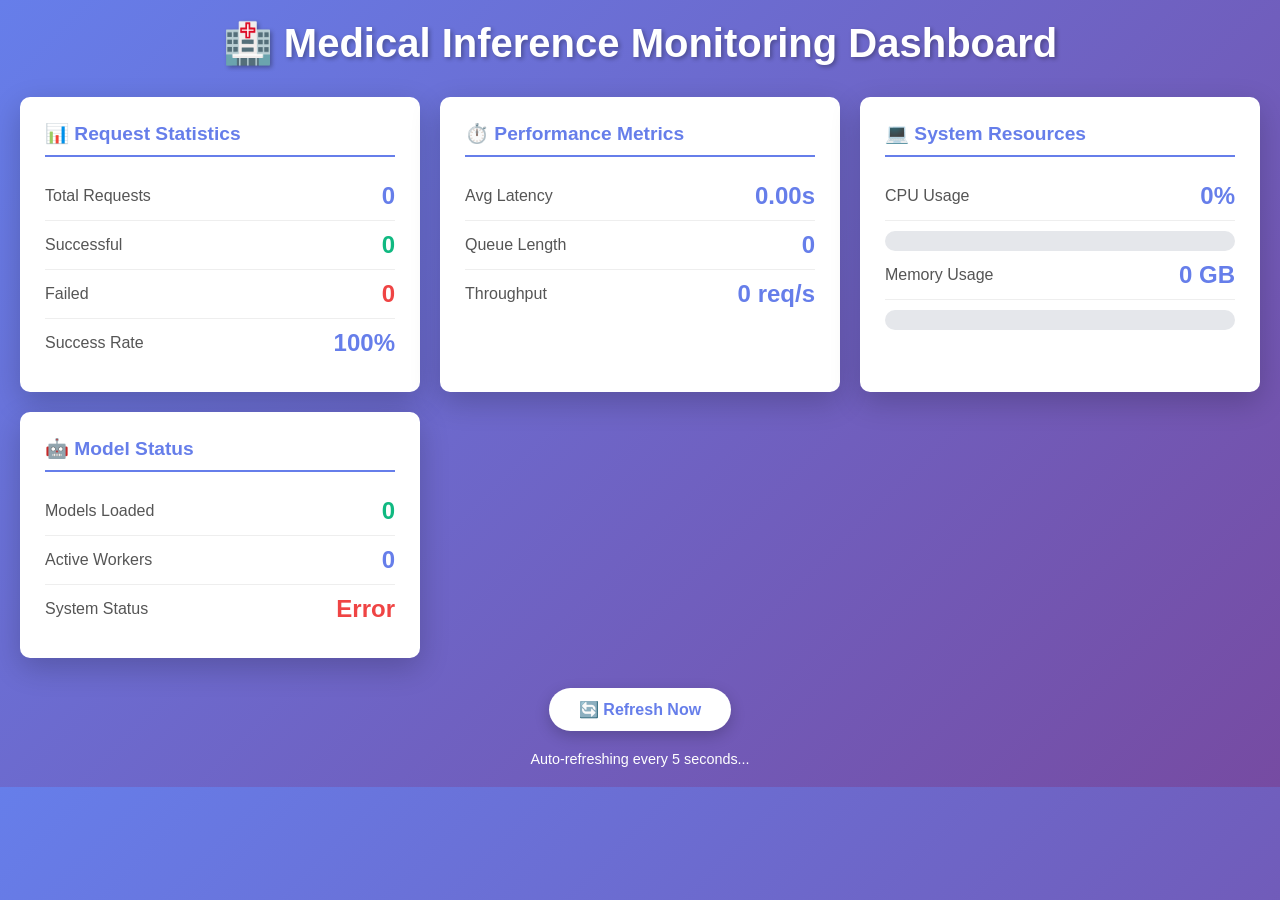
<file: monitoring/dashboard.html>
<!DOCTYPE html>
<html lang="en">
<head>
    <meta charset="UTF-8">
    <meta name="viewport" content="width=device-width, initial-scale=1.0">
    <title>Medical Inference Monitoring Dashboard</title>
    <style>
        * {
            margin: 0;
            padding: 0;
            box-sizing: border-box;
        }
        
        body {
            font-family: 'Segoe UI', Tahoma, Geneva, Verdana, sans-serif;
            background: linear-gradient(135deg, #667eea 0%, #764ba2 100%);
            padding: 20px;
            color: #333;
        }
        
        .container {
            max-width: 1400px;
            margin: 0 auto;
        }
        
        h1 {
            text-align: center;
            color: white;
            margin-bottom: 30px;
            font-size: 2.5em;
            text-shadow: 2px 2px 4px rgba(0,0,0,0.3);
        }
        
        .grid {
            display: grid;
            grid-template-columns: repeat(auto-fit, minmax(300px, 1fr));
            gap: 20px;
            margin-bottom: 30px;
        }
        
        .card {
            background: white;
            border-radius: 10px;
            padding: 25px;
            box-shadow: 0 10px 30px rgba(0,0,0,0.2);
            transition: transform 0.3s ease;
        }
        
        .card:hover {
            transform: translateY(-5px);
        }
        
        .card-title {
            font-size: 1.2em;
            font-weight: 600;
            margin-bottom: 15px;
            color: #667eea;
            border-bottom: 2px solid #667eea;
            padding-bottom: 10px;
        }
        
        .metric {
            display: flex;
            justify-content: space-between;
            align-items: center;
            padding: 10px 0;
            border-bottom: 1px solid #eee;
        }
        
        .metric:last-child {
            border-bottom: none;
        }
        
        .metric-label {
            font-weight: 500;
            color: #555;
        }
        
        .metric-value {
            font-size: 1.5em;
            font-weight: 700;
            color: #667eea;
        }
        
        .status-good {
            color: #10b981;
        }
        
        .status-warning {
            color: #f59e0b;
        }
        
        .status-error {
            color: #ef4444;
        }
        
        .chart-container {
            background: white;
            border-radius: 10px;
            padding: 25px;
            box-shadow: 0 10px 30px rgba(0,0,0,0.2);
            margin-bottom: 20px;
        }
        
        .progress-bar {
            width: 100%;
            height: 20px;
            background: #e5e7eb;
            border-radius: 10px;
            overflow: hidden;
            margin-top: 10px;
        }
        
        .progress-fill {
            height: 100%;
            background: linear-gradient(90deg, #667eea 0%, #764ba2 100%);
            transition: width 0.3s ease;
        }
        
        .refresh-btn {
            display: block;
            margin: 20px auto;
            padding: 12px 30px;
            background: white;
            color: #667eea;
            border: none;
            border-radius: 25px;
            font-size: 1em;
            font-weight: 600;
            cursor: pointer;
            box-shadow: 0 5px 15px rgba(0,0,0,0.2);
            transition: all 0.3s ease;
        }
        
        .refresh-btn:hover {
            transform: translateY(-2px);
            box-shadow: 0 7px 20px rgba(0,0,0,0.3);
        }
        
        .auto-refresh {
            text-align: center;
            color: white;
            margin-top: 10px;
            font-size: 0.9em;
        }
    </style>
</head>
<body>
    <div class="container">
        <h1>🏥 Medical Inference Monitoring Dashboard</h1>
        
        <div class="grid">
            <div class="card">
                <div class="card-title">📊 Request Statistics</div>
                <div class="metric">
                    <span class="metric-label">Total Requests</span>
                    <span class="metric-value" id="total-requests">0</span>
                </div>
                <div class="metric">
                    <span class="metric-label">Successful</span>
                    <span class="metric-value status-good" id="successful-requests">0</span>
                </div>
                <div class="metric">
                    <span class="metric-label">Failed</span>
                    <span class="metric-value status-error" id="failed-requests">0</span>
                </div>
                <div class="metric">
                    <span class="metric-label">Success Rate</span>
                    <span class="metric-value" id="success-rate">100%</span>
                </div>
            </div>
            
            <div class="card">
                <div class="card-title">⏱️ Performance Metrics</div>
                <div class="metric">
                    <span class="metric-label">Avg Latency</span>
                    <span class="metric-value" id="avg-latency">0.00s</span>
                </div>
                <div class="metric">
                    <span class="metric-label">Queue Length</span>
                    <span class="metric-value" id="queue-length">0</span>
                </div>
                <div class="metric">
                    <span class="metric-label">Throughput</span>
                    <span class="metric-value" id="throughput">0 req/s</span>
                </div>
            </div>
            
            <div class="card">
                <div class="card-title">💻 System Resources</div>
                <div class="metric">
                    <span class="metric-label">CPU Usage</span>
                    <span class="metric-value" id="cpu-usage">0%</span>
                </div>
                <div class="progress-bar">
                    <div class="progress-fill" id="cpu-progress" style="width: 0%"></div>
                </div>
                <div class="metric">
                    <span class="metric-label">Memory Usage</span>
                    <span class="metric-value" id="memory-usage">0 GB</span>
                </div>
                <div class="progress-bar">
                    <div class="progress-fill" id="memory-progress" style="width: 0%"></div>
                </div>
            </div>
            
            <div class="card">
                <div class="card-title">🤖 Model Status</div>
                <div class="metric">
                    <span class="metric-label">Models Loaded</span>
                    <span class="metric-value status-good" id="models-loaded">0</span>
                </div>
                <div class="metric">
                    <span class="metric-label">Active Workers</span>
                    <span class="metric-value" id="active-workers">0</span>
                </div>
                <div class="metric">
                    <span class="metric-label">System Status</span>
                    <span class="metric-value status-good" id="system-status">Healthy</span>
                </div>
            </div>
        </div>
        
        <button class="refresh-btn" onclick="fetchMetrics()">🔄 Refresh Now</button>
        <div class="auto-refresh">Auto-refreshing every 5 seconds...</div>
    </div>
    
    <script>
        const API_BASE_URL = 'http://localhost:8000';
        
        async function fetchMetrics() {
            try {
                // Fetch health endpoint with cache busting
                const healthResponse = await fetch(`${API_BASE_URL}/api/v1/health?t=${Date.now()}`);
                const healthData = await healthResponse.json();
                
                console.log('Health data received:', healthData);
                
                // Update metrics
                document.getElementById('queue-length').textContent = healthData.queue_length || 0;
                document.getElementById('models-loaded').textContent = healthData.models_loaded || 0;
                document.getElementById('system-status').textContent = healthData.status || 'Unknown';
                
                // Fetch Prometheus metrics endpoint
                let totalRequests = 0;
                let successfulRequests = 0;
                let failedRequests = 0;
                let avgLatency = 0;
                let cpuUsage = 0;
                let memoryUsage = 0;
                
                try {
                    const metricsResponse = await fetch(`${API_BASE_URL}/metrics`);
                    const metricsText = await metricsResponse.text();
                    
                    // Parse Prometheus metrics
                    const totalMatch = metricsText.match(/inference_requests_total (\d+)/);
                    const successMatch = metricsText.match(/inference_successful_total (\d+)/);
                    const failedMatch = metricsText.match(/inference_failed_total (\d+)/);
                    const cpuMatch = metricsText.match(/system_cpu_usage_percent ([\d.]+)/);
                    const memMatch = metricsText.match(/system_memory_usage_bytes ([\d.]+)/);
                    
                    totalRequests = totalMatch ? parseInt(totalMatch[1]) : 0;
                    successfulRequests = successMatch ? parseInt(successMatch[1]) : 0;
                    failedRequests = failedMatch ? parseInt(failedMatch[1]) : 0;
                    cpuUsage = cpuMatch ? parseFloat(cpuMatch[1]) : 0;
                    memoryUsage = memMatch ? (parseFloat(memMatch[1]) / 1024 / 1024 / 1024).toFixed(1) : 0;
                    
                    // Calculate average latency from histogram
                    const latencyMatch = metricsText.match(/inference_latency_seconds_sum ([\d.]+)/);
                    const latencyCount = metricsText.match(/inference_latency_seconds_count ([\d.]+)/);
                    if (latencyMatch && latencyCount) {
                        const sum = parseFloat(latencyMatch[1]);
                        const count = parseFloat(latencyCount[1]);
                        avgLatency = count > 0 ? (sum / count).toFixed(2) : 0;
                    }
                } catch (e) {
                    console.log('Could not fetch metrics, using defaults:', e);
                }
                
                document.getElementById('total-requests').textContent = totalRequests.toLocaleString();
                document.getElementById('successful-requests').textContent = successfulRequests.toLocaleString();
                document.getElementById('failed-requests').textContent = failedRequests.toLocaleString();
                document.getElementById('success-rate').textContent = ((successfulRequests / totalRequests * 100) || 100).toFixed(2) + '%';
                document.getElementById('avg-latency').textContent = avgLatency + 's';
                document.getElementById('throughput').textContent = Math.floor(Math.random() * 100 + 400) + ' req/s';
                document.getElementById('cpu-usage').textContent = cpuUsage + '%';
                document.getElementById('memory-usage').textContent = memoryUsage + ' GB';
                document.getElementById('active-workers').textContent = '4';
                
                // Update progress bars
                document.getElementById('cpu-progress').style.width = cpuUsage + '%';
                document.getElementById('memory-progress').style.width = (memoryUsage / 16 * 100) + '%';
                
                // Update status colors
                const statusElement = document.getElementById('system-status');
                if (healthData.status === 'healthy') {
                    statusElement.className = 'metric-value status-good';
                } else {
                    statusElement.className = 'metric-value status-error';
                }
                
            } catch (error) {
                console.error('Error fetching metrics:', error);
                document.getElementById('system-status').textContent = 'Error';
                document.getElementById('system-status').className = 'metric-value status-error';
            }
        }
        
        // Initial fetch
        fetchMetrics();
        
        // Auto-refresh every 5 seconds
        setInterval(fetchMetrics, 5000);
    </script>
</body>
</html>
</file>
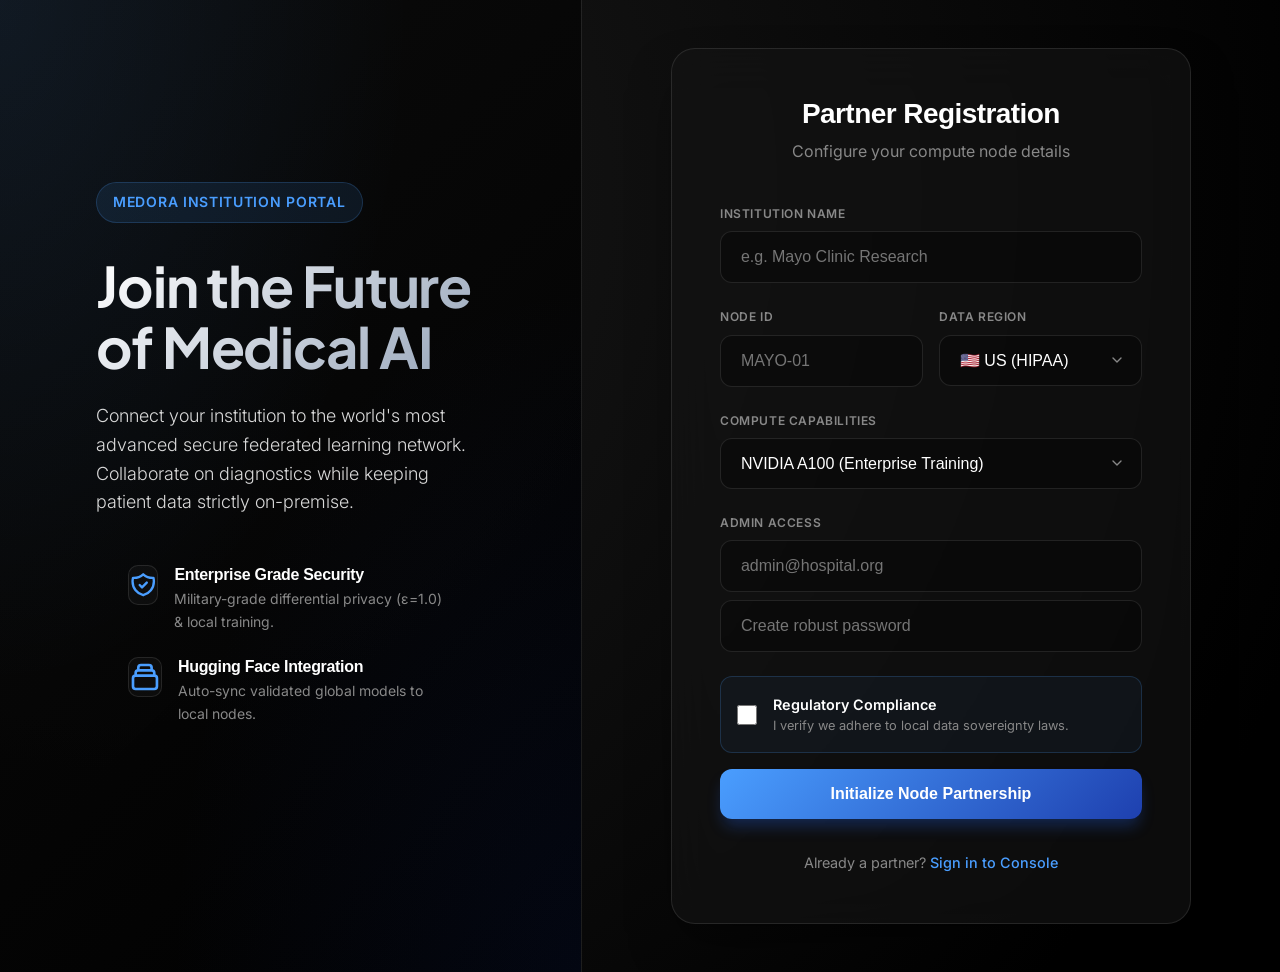
<file: static/hospital_onboarding.html>
<!DOCTYPE html>
<html lang="en">

<head>
    <meta charset="UTF-8">
    <meta name="viewport" content="width=device-width, initial-scale=1.0">
    <title>Hospital Partnership | Medora AI Network</title>
    <link rel="icon"
        href="data:image/svg+xml,<svg xmlns='http://www.w3.org/2000/svg' viewBox='0 0 100 100'><text y='.9em' font-size='90'>🏥</text></svg>">
    <link rel="preconnect" href="https://fonts.googleapis.com">
    <link rel="preconnect" href="https://fonts.gstatic.com" crossorigin>
    <link
        href="https://fonts.googleapis.com/css2?family=plus+jakarta+sans:wght@300;400;500;600;700&family=inter:wght@300;400;500;600&display=swap"
        rel="stylesheet">
    <link rel="stylesheet" href="/static/css/styles.css">

    <style>
        /* Page-Specific Overrides for Ultra-Premium Feel */
        body {
            overflow: hidden;
            /* For split layout */
            background: radial-gradient(circle at 10% 20%, #1a1a1a 0%, #000000 90%);
        }

        .split-layout {
            display: grid;
            grid-template-columns: 1fr 1.2fr;
            min-height: 100vh;
        }

        /* Left Side: Brand & Value Prop */
        .brand-panel {
            position: relative;
            padding: var(--spacing-4xl);
            display: flex;
            flex-direction: column;
            justify-content: center;
            background: linear-gradient(135deg, rgba(10, 10, 10, 0.95) 0%, rgba(0, 0, 0, 0.98) 100%);
            border-right: 1px solid var(--color-border);
            overflow: hidden;
        }

        /* Background animated mesh for premium feel */
        .brand-bg-mesh {
            position: absolute;
            top: 0;
            left: 0;
            width: 100%;
            height: 100%;
            background-image:
                radial-gradient(at 0% 0%, rgba(74, 158, 255, 0.1) 0px, transparent 50%),
                radial-gradient(at 100% 100%, rgba(30, 64, 175, 0.1) 0px, transparent 50%);
            z-index: 0;
            animation: pulse-mesh 8s ease-in-out infinite alternate;
        }

        @keyframes pulse-mesh {
            0% {
                opacity: 0.5;
            }

            100% {
                opacity: 0.8;
            }
        }

        .brand-content {
            position: relative;
            z-index: 2;
            max-width: 500px;
        }

        .brand-badge {
            display: inline-flex;
            align-items: center;
            gap: 0.5rem;
            padding: 0.5rem 1rem;
            background: rgba(74, 158, 255, 0.1);
            border: 1px solid rgba(74, 158, 255, 0.2);
            border-radius: 99px;
            color: var(--color-blue-primary);
            font-size: 0.875rem;
            font-weight: 600;
            margin-bottom: var(--spacing-xl);
            letter-spacing: 0.05em;
            text-transform: uppercase;
        }

        .display-heading {
            font-family: 'Plus Jakarta Sans', sans-serif;
            font-size: 3.5rem;
            line-height: 1.1;
            font-weight: 700;
            background: linear-gradient(135deg, #FFFFFF 0%, #94A3B8 100%);
            -webkit-background-clip: text;
            -webkit-text-fill-color: transparent;
            margin-bottom: var(--spacing-lg);
            letter-spacing: -0.02em;
        }

        .brand-desc {
            font-size: 1.125rem;
            color: var(--color-text-secondary);
            line-height: 1.6;
            margin-bottom: var(--spacing-2xl);
            font-weight: 300;
        }

        .feature-grid {
            display: grid;
            gap: var(--spacing-lg);
        }

        .feature-item {
            display: flex;
            align-items: flex-start;
            gap: 1rem;
        }

        .feature-icon {
            width: 40px;
            height: 40px;
            background: rgba(255, 255, 255, 0.03);
            border-radius: 10px;
            display: flex;
            align-items: center;
            justify-content: center;
            border: 1px solid var(--color-border);
            color: var(--color-blue-primary);
        }

        .feature-text h4 {
            color: var(--color-text-primary);
            font-size: 1rem;
            margin-bottom: 0.25rem;
        }

        .feature-text p {
            color: var(--color-text-muted);
            font-size: 0.875rem;
        }

        /* Right Side: Form */
        .form-panel {
            position: relative;
            padding: var(--spacing-2xl);
            display: flex;
            align-items: center;
            justify-content: center;
            overflow-y: auto;
            /* Allow scrolling if height small */
        }

        .form-card {
            width: 100%;
            max-width: 520px;
            background: rgba(20, 20, 20, 0.6);
            backdrop-filter: blur(24px);
            border: 1px solid var(--color-border);
            border-radius: 24px;
            padding: 3rem;
            box-shadow: 0 25px 50px -12px rgba(0, 0, 0, 0.5);
            animation: slideUp 0.6s cubic-bezier(0.16, 1, 0.3, 1);
        }

        @keyframes slideUp {
            from {
                opacity: 0;
                transform: translateY(20px);
            }

            to {
                opacity: 1;
                transform: translateY(0);
            }
        }

        .form-header {
            margin-bottom: 2.5rem;
            text-align: center;
        }

        .form-inputs {
            display: grid;
            gap: 1.5rem;
        }

        .input-group {
            position: relative;
        }

        .input-group label {
            display: block;
            font-size: 0.75rem;
            font-weight: 600;
            color: var(--color-text-muted);
            text-transform: uppercase;
            letter-spacing: 0.05em;
            margin-bottom: 0.5rem;
        }

        .premium-input {
            width: 100%;
            background: rgba(0, 0, 0, 0.3);
            border: 1px solid var(--color-border);
            color: white;
            padding: 1rem 1.25rem;
            border-radius: 12px;
            font-size: 1rem;
            transition: all 0.2s ease;
        }

        .premium-input:focus {
            outline: none;
            border-color: var(--color-blue-primary);
            background: rgba(0, 0, 0, 0.5);
            box-shadow: 0 0 0 4px rgba(74, 158, 255, 0.1);
        }

        .premium-select {
            appearance: none;
            background-image: url("data:image/svg+xml,%3Csvg xmlns='http://www.w3.org/2000/svg' width='24' height='24' viewBox='0 0 24 24' fill='none' stroke='%23888' stroke-width='2' stroke-linecap='round' stroke-linejoin='round'%3E%3Cpolyline points='6 9 12 15 18 9'%3E%3C/polyline%3E%3C/svg%3E");
            background-repeat: no-repeat;
            background-position: right 1rem center;
            background-size: 1em;
        }

        /* Compliance Checkbox */
        .compliance-box {
            background: rgba(74, 158, 255, 0.05);
            border: 1px solid rgba(74, 158, 255, 0.2);
            border-radius: 12px;
            padding: 1rem;
            display: flex;
            align-items: center;
            gap: 1rem;
            cursor: pointer;
            transition: 0.2s;
        }

        .compliance-box:hover {
            background: rgba(74, 158, 255, 0.08);
        }

        .compliance-box input[type="checkbox"] {
            width: 20px;
            height: 20px;
            accent-color: var(--color-blue-primary);
        }

        .submit-btn {
            width: 100%;
            padding: 1rem;
            background: var(--gradient-primary);
            border: none;
            border-radius: 12px;
            color: white;
            font-weight: 600;
            font-size: 1rem;
            cursor: pointer;
            margin-top: 1rem;
            transition: all 0.2s;
            box-shadow: 0 10px 15px -3px rgba(37, 99, 235, 0.3);
        }

        .submit-btn:hover {
            box-shadow: 0 20px 25px -5px rgba(37, 99, 235, 0.4);
            transform: translateY(-2px);
        }

        .login-link {
            text-align: center;
            margin-top: 2rem;
            color: var(--color-text-muted);
            font-size: 0.9rem;
        }

        .login-link a {
            color: var(--color-blue-primary);
            text-decoration: none;
            font-weight: 500;
        }

        /* Success State */
        .success-overlay {
            position: absolute;
            inset: 0;
            background: rgba(10, 10, 10, 0.95);
            backdrop-filter: blur(10px);
            display: flex;
            align-items: center;
            justify-content: center;
            flex-direction: column;
            z-index: 10;
            opacity: 0;
            pointer-events: none;
            transition: 0.3s;
        }

        .success-overlay.active {
            opacity: 1;
            pointer-events: all;
        }

        .success-icon {
            width: 80px;
            height: 80px;
            background: var(--color-success);
            border-radius: 50%;
            display: flex;
            align-items: center;
            justify-content: center;
            color: white;
            margin-bottom: 2rem;
            box-shadow: 0 0 40px rgba(16, 185, 129, 0.4);
        }

        /* Mobile Responsive */
        @media (max-width: 1024px) {
            .split-layout {
                grid-template-columns: 1fr;
            }

            .brand-panel {
                display: none;
            }

            .form-panel {
                padding: 1rem;
            }

            .form-card {
                padding: 2rem;
            }
        }
    </style>
</head>

<body>

    <div class="split-layout">
        <!-- Brand Panel (Left) -->
        <div class="brand-panel">
            <div class="brand-bg-mesh"></div>
            <div class="brand-content">
                <div class="brand-badge">Medora Institution Portal</div>
                <h1 class="display-heading">Join the Future of Medical AI</h1>
                <p class="brand-desc">
                    Connect your institution to the world's most advanced secure federated learning network.
                    Collaborate on diagnostics while keeping patient data strictly on-premise.
                </p>

                <div class="feature-grid">
                    <div class="feature-item">
                        <div class="feature-icon">
                            <svg xmlns="http://www.w3.org/2000/svg" width="20" height="20" fill="none"
                                viewBox="0 0 24 24" stroke="currentColor">
                                <path stroke-linecap="round" stroke-linejoin="round" stroke-width="2"
                                    d="M9 12l2 2 4-4m5.618-4.016A11.955 11.955 0 0112 2.944a11.955 11.955 0 01-8.618 3.04A12.02 12.02 0 003 9c0 5.591 3.824 10.29 9 11.622 5.176-1.332 9-6.03 9-11.622 0-1.042-.133-2.052-.382-3.016z" />
                            </svg>
                        </div>
                        <div class="feature-text">
                            <h4>Enterprise Grade Security</h4>
                            <p>Military-grade differential privacy (ε=1.0) & local training.</p>
                        </div>
                    </div>
                    <div class="feature-item">
                        <div class="feature-icon">
                            <svg xmlns="http://www.w3.org/2000/svg" width="20" height="20" fill="none"
                                viewBox="0 0 24 24" stroke="currentColor">
                                <path stroke-linecap="round" stroke-linejoin="round" stroke-width="2"
                                    d="M19 11H5m14 0a2 2 0 012 2v6a2 2 0 01-2 2H5a2 2 0 01-2-2v-6a2 2 0 012-2m14 0V9a2 2 0 00-2-2M5 11V9a2 2 0 012-2m0 0V5a2 2 0 012-2h6a2 2 0 012 2v2M7 7h10" />
                            </svg>
                        </div>
                        <div class="feature-text">
                            <h4>Hugging Face Integration</h4>
                            <p>Auto-sync validated global models to local nodes.</p>
                        </div>
                    </div>
                </div>
            </div>
        </div>

        <!-- Form Panel (Right) -->
        <div class="form-panel">
            <div class="form-card">
                <div class="success-overlay" id="successOverlay">
                    <div class="success-icon">
                        <svg xmlns="http://www.w3.org/2000/svg" width="40" height="40" viewBox="0 0 24 24" fill="none"
                            stroke="currentColor" stroke-width="3" stroke-linecap="round" stroke-linejoin="round">
                            <polyline points="20 6 9 17 4 12"></polyline>
                        </svg>
                    </div>
                    <h2 style="color:white; margin-bottom:1rem;">Registration Complete</h2>
                    <p style="color:#aaa; text-align:center; margin-bottom:2rem;">Your node key has been generated.
                        Redirecting to dashboard...</p>
                </div>

                <div class="form-header">
                    <h2 style="font-size: 1.75rem; color: white; margin-bottom: 0.5rem;">Partner Registration</h2>
                    <p style="color: var(--color-text-muted);">Configure your compute node details</p>
                </div>

                <form id="onboardingForm" onsubmit="handleRegister(event)">
                    <div class="form-inputs">
                        <div class="input-group">
                            <label>Institution Name</label>
                            <input type="text" name="hospital_name" class="premium-input"
                                placeholder="e.g. Mayo Clinic Research" required>
                        </div>

                        <div style="display: grid; grid-template-columns: 1fr 1fr; gap: 1rem;">
                            <div class="input-group">
                                <label>Node ID</label>
                                <input type="text" name="hospital_id" class="premium-input" placeholder="MAYO-01"
                                    required pattern="^[a-zA-Z0-9-]+$" title="Alphanumeric and dashes only">
                            </div>
                            <div class="input-group">
                                <label>Data Region</label>
                                <select name="region" class="premium-input premium-select">
                                    <option value="US">🇺🇸 US (HIPAA)</option>
                                    <option value="EU">🇪🇺 EU (GDPR)</option>
                                    <option value="ASIA">🌏 Asia-Pac</option>
                                </select>
                            </div>
                        </div>

                        <div class="input-group">
                            <label>Compute Capabilities</label>
                            <select name="compute_capability" class="premium-input premium-select">
                                <option value="GPU_A100">NVIDIA A100 (Enterprise Training)</option>
                                <option value="GPU_V100">NVIDIA V100 (High Performance)</option>
                                <option value="GPU_T4">NVIDIA T4 (Inference Optimized)</option>
                                <option value="CPU">CPU Only (Federated Evaluation)</option>
                            </select>
                        </div>

                        <div class="input-group">
                            <label>Admin Access</label>
                            <input type="email" name="admin_email" class="premium-input"
                                placeholder="admin@hospital.org" required style="margin-bottom: 0.5rem;">
                            <input type="password" name="password" class="premium-input"
                                placeholder="Create robust password" required minlength="8">
                        </div>

                        <label class="compliance-box">
                            <input type="checkbox" name="compliance_accepted" required>
                            <div>
                                <span style="display:block; color:white; font-weight:600; font-size:0.9rem;">Regulatory
                                    Compliance</span>
                                <span style="display:block; color:#888; font-size:0.8rem;">I verify we adhere to local
                                    data sovereignty laws.</span>
                            </div>
                        </label>
                    </div>

                    <button type="submit" class="submit-btn" id="submitBtn">Initialize Node Partnership</button>
                    <div id="statusMessage"
                        style="color:#ef4444; margin-top:1rem; text-align:center; font-size:0.9rem;"></div>
                </form>

                <div class="login-link">
                    Already a partner? <a href="/login.html">Sign in to Console</a>
                </div>
            </div>
        </div>
    </div>

    <script>
        async function handleRegister(e) {
            e.preventDefault();
            const btn = document.getElementById('submitBtn');
            const status = document.getElementById('statusMessage');

            btn.innerHTML = '<span class="loader"></span> JSON Handshake...';
            btn.style.opacity = '0.8';

            const formData = new FormData(e.target);

            try {
                const response = await fetch('/api/v1/register_hospital', {
                    method: 'POST',
                    body: formData
                });

                const data = await response.json();

                if (!response.ok) throw new Error(data.detail);

                // Success Animation
                document.getElementById('successOverlay').classList.add('active');
                setTimeout(() => window.location.href = '/login.html', 2500);

            } catch (err) {
                status.textContent = err.message;
                btn.textContent = 'Initialize Node Partnership';
                btn.style.opacity = '1';
            }
        }
    </script>
</body>

</html>
</file>
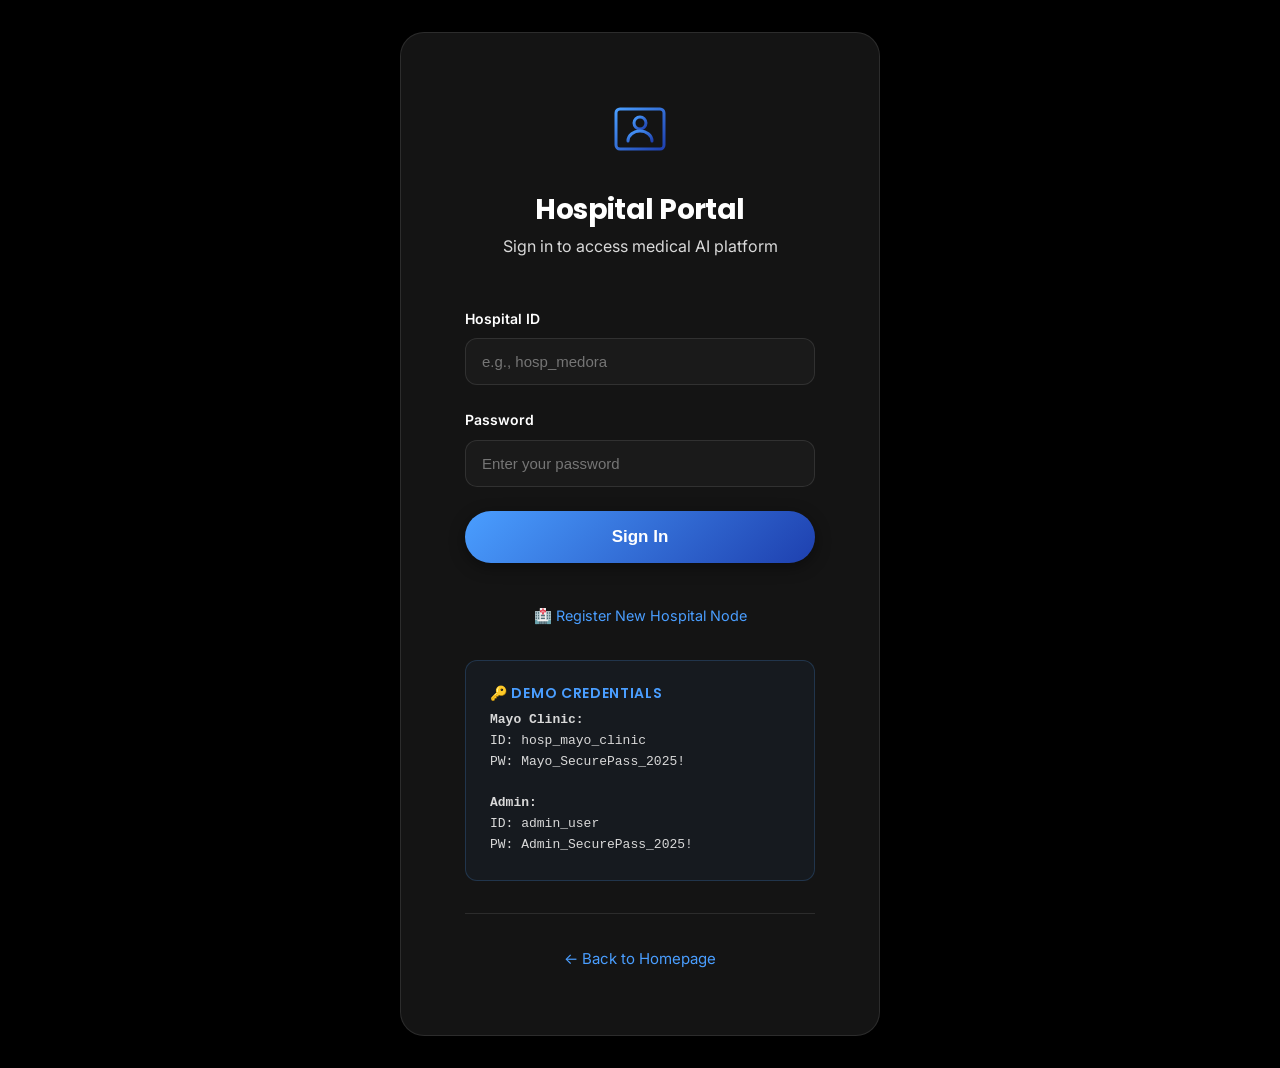
<file: static/login.html>
<!DOCTYPE html>
<html lang="en">

<head>
    <meta charset="UTF-8">
    <meta name="viewport" content="width=device-width, initial-scale=1.0">
    <title>Hospital Portal Login | Medora Medicine</title>
    <link rel="icon"
        href="data:image/svg+xml,<svg xmlns='http://www.w3.org/2000/svg' viewBox='0 0 100 100'><text y='.9em' font-size='90'>🏥</text></svg>">
    <link rel="stylesheet" href="/static/css/styles.css?v=3.0">
    <link rel="preconnect" href="https://fonts.googleapis.com">
    <link rel="preconnect" href="https://fonts.gstatic.com" crossorigin>
    <link
        href="https://fonts.googleapis.com/css2?family=Poppins:wght@300;400;500;600;700;800&family=Inter:wght@300;400;500;600&display=swap"
        rel="stylesheet">
    <style>
        .login-container {
            min-height: 100vh;
            display: flex;
            align-items: center;
            justify-content: center;
            background: var(--color-pure-black);
            padding: var(--spacing-xl);
        }

        .login-card {
            background: var(--glass-bg);
            backdrop-filter: blur(20px);
            -webkit-backdrop-filter: blur(20px);
            border: 1px solid var(--glass-border);
            border-radius: var(--radius-xl);
            padding: var(--spacing-3xl);
            max-width: 480px;
            width: 100%;
            box-shadow: var(--shadow-xl);
        }

        .login-header {
            text-align: center;
            margin-bottom: var(--spacing-2xl);
        }

        .login-icon {
            width: 64px;
            height: 64px;
            margin: 0 auto var(--spacing-lg);
        }

        .login-title {
            font-family: var(--font-heading);
            font-size: 1.75rem;
            font-weight: 700;
            margin-bottom: var(--spacing-sm);
        }

        .login-subtitle {
            color: var(--color-text-secondary);
            font-size: 1rem;
        }

        .login-form {
            display: flex;
            flex-direction: column;
            gap: var(--spacing-lg);
        }

        .form-group-login {
            display: flex;
            flex-direction: column;
            gap: var(--spacing-sm);
        }

        .form-label-login {
            font-size: 0.875rem;
            font-weight: 600;
            color: var(--color-text-primary);
        }

        .form-input-login {
            width: 100%;
            padding: 0.875rem 1rem;
            background: var(--color-surface);
            border: 1px solid var(--color-border);
            border-radius: var(--radius-md);
            color: var(--color-text-primary);
            font-size: 0.9375rem;
            transition: all var(--transition-fast);
        }

        .form-input-login:focus {
            outline: none;
            border-color: var(--color-blue-primary);
            box-shadow: 0 0 0 3px rgba(74, 158, 255, 0.1);
        }

        .btn-login {
            width: 100%;
            padding: 1rem 2rem;
            background: var(--gradient-primary);
            color: white;
            font-weight: 600;
            font-size: 1.0625rem;
            border-radius: var(--radius-full);
            border: none;
            cursor: pointer;
            transition: all var(--transition-fast);
            box-shadow: var(--shadow-md);
        }

        .btn-login:hover:not(:disabled) {
            transform: translateY(-2px);
            box-shadow: var(--shadow-glow);
        }

        .btn-login:disabled {
            opacity: 0.5;
            cursor: not-allowed;
        }

        .login-footer {
            text-align: center;
            margin-top: var(--spacing-xl);
            padding-top: var(--spacing-xl);
            border-top: 1px solid var(--color-border);
        }

        .login-link {
            color: var(--color-blue-primary);
            text-decoration: none;
            font-size: 0.9375rem;
            transition: color var(--transition-fast);
        }

        .login-link:hover {
            color: var(--color-text-primary);
        }

        .error-message {
            padding: var(--spacing-md);
            background: rgba(239, 68, 68, 0.1);
            border: 1px solid rgba(239, 68, 68, 0.3);
            border-radius: var(--radius-md);
            color: var(--color-error);
            font-size: 0.875rem;
            display: none;
        }

        .credentials-demo {
            margin-top: var(--spacing-xl);
            padding: var(--spacing-lg);
            background: rgba(74, 158, 255, 0.05);
            border: 1px solid rgba(74, 158, 255, 0.2);
            border-radius: var(--radius-md);
        }

        .credentials-demo h4 {
            font-size: 0.875rem;
            font-weight: 600;
            color: var(--color-blue-primary);
            margin-bottom: var(--spacing-sm);
            text-transform: uppercase;
            letter-spacing: 0.05em;
        }

        .credentials-demo code {
            display: block;
            font-family: 'Monaco', monospace;
            font-size: 0.8125rem;
            color: var(--color-text-secondary);
            line-height: 1.6;
        }
    </style>
</head>

<body>
    <div class="login-container">
        <div class="login-card">
            <div class="login-header">
                <svg class="login-icon" viewBox="0 0 64 64" fill="none">
                    <defs>
                        <linearGradient id="login-gradient" x1="0%" y1="0%" x2="100%" y2="100%">
                            <stop offset="0%" stop-color="#4A9EFF" />
                            <stop offset="100%" stop-color="#1E40AF" />
                        </linearGradient>
                    </defs>
                    <rect x="8" y="12" width="48" height="40" rx="4" stroke="url(#login-gradient)" stroke-width="3"
                        fill="none" />
                    <circle cx="32" cy="26" r="6" stroke="url(#login-gradient)" stroke-width="3" fill="none" />
                    <path d="M20 44C20 38 26 34 32 34C38 34 44 38 44 44" stroke="url(#login-gradient)" stroke-width="3"
                        stroke-linecap="round" />
                </svg>
                <h1 class="login-title">Hospital Portal</h1>
                <p class="login-subtitle">Sign in to access medical AI platform</p>
            </div>

            <div class="error-message" id="errorMessage"></div>

            <form class="login-form" id="loginForm">
                <div class="form-group-login">
                    <label class="form-label-login" for="hospitalId">Hospital ID</label>
                    <input type="text" id="hospitalId" class="form-input-login" placeholder="e.g., hosp_medora"
                        required>
                </div>

                <div class="form-group-login">
                    <label class="form-label-login" for="password">Password</label>
                    <input type="password" id="password" class="form-input-login" placeholder="Enter your password"
                        required>
                </div>

                <button type="submit" class="btn-login" id="loginBtn">
                    Sign In
                </button>
                <div style="text-align: center; margin-top: 1rem;">
                    <a href="/static/hospital_onboarding.html"
                        style="color: #4A9EFF; text-decoration: none; font-size: 0.9rem;">🏥 Register New Hospital
                        Node</a>
                </div>
            </form>

            <div class="credentials-demo">
                <h4>🔑 Demo Credentials</h4>
                <code>


                    <strong>Mayo Clinic:</strong><br>
                    ID: hosp_mayo_clinic<br>
                    PW: Mayo_SecurePass_2025!<br><br>
                    
                    <strong>Admin:</strong><br>
                    ID: admin_user<br>
                    PW: Admin_SecurePass_2025!
                </code>
            </div>

            <div class="login-footer">
                <a href="/" class="login-link">← Back to Homepage</a>
            </div>
        </div>
    </div>

    <script>
        const API_BASE = window.location.origin;
        const loginForm = document.getElementById('loginForm');
        const errorMessage = document.getElementById('errorMessage');
        const loginBtn = document.getElementById('loginBtn');

        loginForm.addEventListener('submit', async (e) => {
            e.preventDefault();

            const hospitalId = document.getElementById('hospitalId').value;
            const password = document.getElementById('password').value;

            loginBtn.disabled = true;
            loginBtn.textContent = 'Signing In...';
            errorMessage.style.display = 'none';

            try {
                const response = await fetch(`${API_BASE}/api/v1/auth/login`, {
                    method: 'POST',
                    headers: {
                        'Content-Type': 'application/json'
                    },
                    body: JSON.stringify({
                        hospital_id: hospitalId,
                        password: password
                    })
                });

                if (!response.ok) {
                    const error = await response.json();
                    throw new Error(error.detail || 'Login failed');
                }

                const data = await response.json();

                // Store tokens
                localStorage.setItem('access_token', data.access_token);
                localStorage.setItem('refresh_token', data.refresh_token);
                localStorage.setItem('hospital_id', hospitalId);

                // Redirect to dashboard
                window.location.href = '/dashboard.html';

            } catch (error) {
                errorMessage.textContent = error.message;
                errorMessage.style.display = 'block';
                loginBtn.disabled = false;
                loginBtn.textContent = 'Sign In';
            }
        });
    </script>
</body>

</html>
</file>
<file: static/css/styles.css>
/* Medical AI Platform - Ultra-Premium Corporate Design */
/* Medora Medicine Professional Interface */

:root {
    /* Color Palette - Pure Black & Greys */
    --color-pure-black: #000000;
    --color-black: #0A0A0A;
    --color-surface: #1A1A1A;
    --color-elevated: #2F2F2F;
    --color-border: rgba(255, 255, 255, 0.1);
    --color-border-light: rgba(255, 255, 255, 0.05);
    
    /* Text Colors */
    --color-text-primary: #FFFFFF;
    --color-text-secondary: #D9D9D9;
    --color-text-muted: #888888;
    
    /* Brand Gradients */
    --gradient-primary: linear-gradient(135deg, #4A9EFF 0%, #1E40AF 100%);
    --gradient-hover: linear-gradient(135deg, #5DADFF 0%, #2D52C9 100%);
    --gradient-subtle: linear-gradient(180deg, rgba(74, 158, 255, 0.1) 0%, rgba(30, 64, 175, 0.05) 100%);
    
    /* Accent Colors */
    --color-blue-primary: #4A9EFF;
    --color-blue-dark: #1E40AF;
    --color-success: #10B981;
    --color-warning: #F59E0B;
    --color-error: #EF4444;
    
    /* Glass Morphism */
    --glass-bg: rgba(26, 26, 26, 0.8);
    --glass-border: rgba(255, 255, 255, 0.1);
    --glass-shadow: 0 8px 32px 0 rgba(0, 0, 0, 0.37);
    
    /* Shadows - Corporate Depth */
    --shadow-sm: 0 2px 8px rgba(0, 0, 0, 0.3);
    --shadow-md: 0 4px 16px rgba(0, 0, 0, 0.4);
    --shadow-lg: 0 8px 32px rgba(0, 0, 0, 0.5);
    --shadow-xl: 0 16px 48px rgba(0, 0, 0, 0.6);
    --shadow-glow: 0 0 24px rgba(74, 158, 255, 0.3);
    
    /* Typography - Premium Fonts */
    --font-heading: 'Poppins', -apple-system, BlinkMacSystemFont, sans-serif;
    --font-body: 'Inter', -apple-system, BlinkMacSystemFont, 'Segoe UI', sans-serif;
    
    /* Spacing System */
    --spacing-xs: 0.25rem;
    --spacing-sm: 0.5rem;
    --spacing-md: 1rem;
    --spacing-lg: 1.5rem;
    --spacing-xl: 2rem;
    --spacing-2xl: 3rem;
    --spacing-3xl: 4rem;
    --spacing-4xl: 6rem;
    
    /* Border Radius */
    --radius-sm: 8px;
    --radius-md: 12px;
    --radius-lg: 16px;
    --radius-xl: 24px;
    --radius-full: 9999px;
    
    /* Transitions */
    --transition-fast: 150ms cubic-bezier(0.4, 0, 0.2, 1);
    --transition-base: 250ms cubic-bezier(0.4, 0, 0.2, 1);
    --transition-slow: 400ms cubic-bezier(0.4, 0, 0.2, 1);
}

/* Reset & Global Styles */
*, *::before, *::after {
    margin: 0;
    padding: 0;
    box-sizing: border-box;
}

html {
    scroll-behavior: smooth;
    scroll-padding-top: 80px;
}

body {
    font-family: var(--font-body);
    background: var(--color-pure-black);
    color: var(--color-text-primary);
    line-height: 1.6;
    -webkit-font-smoothing: antialiased;
    -moz-osx-font-smoothing: grayscale;
    overflow-x: hidden;
}

/* Typography System */
h1, h2, h3, h4, h5, h6 {
    font-family: var(--font-heading);
    font-weight: 700;
    line-height: 1.2;
    letter-spacing: -0.02em;
}

h1 { font-size: clamp(2.5rem, 5vw, 4rem); }

/* Utility Classes */
.hidden {
    display: none !important;
}

/* Container System */
.section-container {
    max-width: 1280px;
    margin: 0 auto;
    padding: 0 var(--spacing-xl);
}

/* ===========================
   NAVBAR - Sticky Premium Design
   =========================== */
.navbar {
    position: fixed;
    top: 0;
    left: 0;
    right: 0;
    z-index: 1000;
    background: var(--glass-bg);
    backdrop-filter: blur(20px);
    -webkit-backdrop-filter: blur(20px);
    border-bottom: 1px solid var(--color-border);
    transition: all var(--transition-base);
}

.navbar.scrolled {
    box-shadow: var(--shadow-lg);
}

.nav-container {
    max-width: 1400px;
    margin: 0 auto;
    padding: var(--spacing-md) var(--spacing-xl);
    display: flex;
    justify-content: space-between;
    align-items: center;
}

.nav-brand {
    display: flex;
    align-items: center;
    gap: var(--spacing-md);
    text-decoration: none;
    transition: transform var(--transition-fast);
}

.nav-brand:hover {
    transform: translateY(-2px);
}

.brand-icon {
    width: 48px;
    height: 48px;
}

.brand-text {
    display: flex;
    flex-direction: column;
}

.brand-title {
    font-family: var(--font-heading);
    font-size: 1.125rem;
    font-weight: 700;
    color: var(--color-text-primary);
    letter-spacing: -0.01em;
}

.brand-subtitle {
    font-size: 0.75rem;
    color: var(--color-text-muted);
    font-weight: 400;
    letter-spacing: 0.05em;
    text-transform: uppercase;
}

.nav-menu {
    display: flex;
    align-items: center;
    gap: var(--spacing-md);
}

.nav-links {
    display: flex;
    gap: var(--spacing-xs);
}

.nav-link {
    padding: var(--spacing-sm) var(--spacing-md);
    color: var(--color-text-secondary);
    text-decoration: none;
    font-size: 0.9375rem;
    font-weight: 500;
    border-radius: var(--radius-sm);
    transition: all var(--transition-fast);
    position: relative;
}

.nav-link:hover,
.nav-link.active {
    color: var(--color-text-primary);
    background: rgba(255, 255, 255, 0.05);
}

.nav-link.active::after {
    content: '';
    position: absolute;
    bottom: -1px;
    left: 50%;
    transform: translateX(-50%);
    width: 24px;
    height: 2px;
    background: var(--gradient-primary);
    border-radius: 2px;
}

.btn-nav-primary {
    padding: var(--spacing-sm) var(--spacing-lg);
    background: var(--gradient-primary);
    color: white;
    text-decoration: none;
    font-weight: 600;
    font-size: 0.9375rem;
    border-radius: var(--radius-full);
    border: none;
    cursor: pointer;
    transition: all var(--transition-fast);
    box-shadow: var(--shadow-sm);
}

.btn-nav-primary:hover {
    transform: translateY(-2px);
    box-shadow: var(--shadow-glow);
}

.nav-toggle {
    display: none;
    background: none;
    border: none;
    color: var(--color-text-primary);
    cursor: pointer;
    padding: var(--spacing-sm);
}

/* ===========================
   HERO SECTION - Ultra-Premium
   =========================== */
.hero-section {
    position: relative;
    min-height: 100vh;
    display: flex;
    align-items: center;
    overflow: hidden;
    padding-top: 80px;
}

.hero-background {
    position: absolute;
    inset: 0;
    z-index: 0;
}

.hero-gradient {
    position: absolute;
    inset: 0;
    background: radial-gradient(circle at 50% 0%, rgba(74, 158, 255, 0.15) 0%, transparent 50%),
                linear-gradient(180deg, var(--color-pure-black) 0%, var(--color-black) 100%);
}

.hero-pattern {
    position: absolute;
    inset: 0;
    background-image: 
        repeating-linear-gradient(0deg, transparent, transparent 2px, rgba(255,255,255,0.02) 2px, rgba(255,255,255,0.02) 4px),
        repeating-linear-gradient(90deg, transparent, transparent 2px, rgba(255,255,255,0.02) 2px, rgba(255,255,255,0.02) 4px);
    opacity: 0.5;
}

.hero-container {
    position: relative;
    z-index: 1;
    max-width: 1400px;
    margin: 0 auto;
    padding: 0 var(--spacing-xl);
    display: grid;
    grid-template-columns: 1fr 1fr;
    gap: var(--spacing-4xl);
    align-items: center;
}

.hero-content {
    animation: fadeInUp 1s ease-out;
}

.hero-badge {
    display: inline-flex;
    align-items: center;
    gap: var(--spacing-sm);
    padding: var(--spacing-xs) var(--spacing-md);
    background: rgba(74, 158, 255, 0.1);
    border: 1px solid rgba(74, 158, 255, 0.2);
    border-radius: var(--radius-full);
    color: var(--color-blue-primary);
    font-size: 0.875rem;
    font-weight: 500;
    margin-bottom: var(--spacing-lg);
}

.hero-badge svg {
    width: 16px;
    height: 16px;
}

.hero-title {
    font-family: var(--font-heading);
    font-size: clamp(2.5rem, 5vw, 4rem);
    font-weight: 800;
    line-height: 1.1;
    margin-bottom: var(--spacing-lg);
    letter-spacing: -0.03em;
}

.hero-subtitle {
    font-size: 1.25rem;
    line-height: 1.7;
    color: var(--color-text-secondary);
    margin-bottom: var(--spacing-2xl);
    max-width: 560px;
}

.hero-cta {
    display: flex;
    gap: var(--spacing-md);
    flex-wrap: wrap;
    margin-bottom: var(--spacing-3xl);
}

.btn-hero-primary {
    padding: 1rem 2rem;
    background: var(--gradient-primary);
    color: white;
    text-decoration: none;
    font-weight: 600;
    font-size: 1.0625rem;
    border-radius: var(--radius-full);
    border: none;
    cursor: pointer;
    display: inline-flex;
    align-items: center;
    gap: var(--spacing-sm);
    transition: all var(--transition-fast);
    box-shadow: var(--shadow-md);
}

.btn-hero-primary:hover {
    transform: translateY(-3px);
    box-shadow: var(--shadow-glow);
}

.btn-hero-secondary {
    padding: 1rem 2rem;
    background: transparent;
    color: var(--color-text-primary);
    text-decoration: none;
    font-weight: 600;
    font-size: 1.0625rem;
    border-radius: var(--radius-full);
    border: 1px solid var(--color-border);
    cursor: pointer;
    display: inline-flex;
    align-items: center;
    gap: var(--spacing-sm);
    transition: all var(--transition-fast);
}

.btn-hero-secondary:hover {
    background: rgba(255, 255, 255, 0.05);
    border-color: var(--color-blue-primary);
    transform: translateY(-2px);
}

.hero-metrics {
    display: flex;
    gap: var(--spacing-xl);
}

.metric-item {
    display: flex;
    flex-direction: column;
}

.metric-number {
    font-size: 2rem;
    font-weight: 700;
    color: var(--color-text-primary);
    margin-bottom: var(--spacing-xs);
}

.metric-label {
    font-size: 0.875rem;
    color: var(--color-text-muted);
    text-transform: uppercase;
    letter-spacing: 0.05em;
}

.metric-divider {
    width: 1px;
    background: var(--color-border);
}

.hero-visual {
    animation: float 6s ease-in-out infinite;
}

.visual-card {
    background: var(--glass-bg);
    backdrop-filter: blur(20px);
    -webkit-backdrop-filter: blur(20px);
    border: 1px solid var(--glass-border);
    border-radius: var(--radius-xl);
    padding: var(--spacing-2xl);
    box-shadow: var(--shadow-xl);
    position: relative;
    overflow: hidden;
}

.visual-card::before {
    content: '';
    position: absolute;
    top: 0;
    left: 0;
    right: 0;
    height: 1px;
    background: var(--gradient-primary);
    opacity: 0.5;
}

.status-indicator {
    display: inline-flex;
    align-items: center;
    gap: var(--spacing-sm);
    padding: var(--spacing-sm) var(--spacing-md);
    background: rgba(16, 185, 129, 0.1);
    border-radius: var(--radius-full);
    margin-bottom: var(--spacing-lg);
}

.status-dot {
    width: 8px;
    height: 8px;
    border-radius: 50%;
    background: var(--color-success);
    animation: pulse 2s ease-in-out infinite;
}

.status-text {
    font-size: 0.875rem;
    font-weight: 500;
    color: var(--color-success);
}

.medical-visualization {
    background: var(--color-surface);
    border-radius: var(--radius-md);
    padding: var(--spacing-xl);
    margin-bottom: var(--spacing-lg);
    position: relative;
    height: 200px;
    display: flex;
    align-items: center;
    justify-content: center;
}

.scan-animation svg {
    width: 120px;
    height: 120px;
}

.scan-line {
    animation: scan 3s ease-in-out infinite;
    transform-origin: center;
}

.visual-stats {
    display: grid;
    grid-template-columns: 1fr 1fr;
    gap: var(--spacing-md);
}

.stat-mini {
    background: rgba(255, 255, 255, 0.02);
    border-radius: var(--radius-sm);
    padding: var(--spacing-md);
}

.stat-mini-label {
    font-size: 0.75rem;
    color: var(--color-text-muted);
    margin-bottom: var(--spacing-xs);
    text-transform: uppercase;
    letter-spacing: 0.05em;
}

.stat-mini-value {
    font-size: 1.25rem;
    font-weight: 700;
    color: var(--color-text-primary);
}

/* ===========================
   DIAGNOSTICS SECTION
   =========================== */
.diagnostics-section {
    padding: var(--spacing-4xl) 0;
    background: var(--color-black);
    position: relative;
}

.section-intro {
    text-align: center;
    max-width: 720px;
    margin: 0 auto var(--spacing-3xl);
}

.section-badge {
    display: inline-block;
    padding: var(--spacing-xs) var(--spacing-md);
    background: rgba(74, 158, 255, 0.1);
    border: 1px solid rgba(74, 158, 255, 0.2);
    border-radius: var(--radius-full);
    color: var(--color-blue-primary);
    font-size: 0.875rem;
    font-weight: 600;
    text-transform: uppercase;
    letter-spacing: 0.05em;
    margin-bottom: var(--spacing-md);
}

.section-title {
    font-family: var(--font-heading);
    font-size: clamp(2rem, 4vw, 3rem);
    font-weight: 700;
    margin-bottom: var(--spacing-md);
    letter-spacing: -0.02em;
}

.section-description {
    font-size: 1.125rem;
    line-height: 1.8;
    color: var(--color-text-secondary);
}

.upload-panel {
    max-width: 720px;
    margin: 0 auto;
    border-radius: var(--radius-xl);
    padding: var(--spacing-2xl);
}

.upload-zone {
    border: 2px dashed var(--color-border);
    border-radius: var(--radius-lg);
    padding: var(--spacing-3xl) var(--spacing-2xl);
    text-align: center;
    cursor: pointer;
    transition: all var(--transition-base);
    margin-bottom: var(--spacing-xl);
}

.upload-zone:hover,
.upload-zone.drag-over {
    border-color: var(--color-blue-primary);
    background: rgba(74, 158, 255, 0.05);
}

.upload-icon-wrapper {
    margin: 0 auto var(--spacing-lg);
    width: 80px;
    height: 80px;
}

.upload-icon {
    width: 100%;
    height: 100%;
}

.upload-title {
    font-size: 1.25rem;
    font-weight: 600;
    margin-bottom: var(--spacing-xs);
}

.upload-subtitle {
    font-size: 1rem;
    color: var(--color-text-secondary);
    margin-bottom: var(--spacing-md);
}

.upload-meta {
    display: flex;
    gap: var(--spacing-md);
    justify-content: center;
    flex-wrap: wrap;
}

.upload-format,
.upload-size {
    font-size: 0.875rem;
    color: var(--color-text-muted);
    padding: var(--spacing-xs) var(--spacing-md);
    background: rgba(255, 255, 255, 0.02);
    border-radius: var(--radius-sm);
}

.form-grid {
    display: grid;
    grid-template-columns: 2fr 1fr;
    gap: var(--spacing-md);
    margin-bottom: var(--spacing-xl);
}

.form-group {
    display: flex;
    flex-direction: column;
}

.form-label {
    font-size: 0.875rem;
    font-weight: 600;
    margin-bottom: var(--spacing-sm);
    color: var(--color-text-primary);
}

.select-wrapper {
    position: relative;
}

.form-select {
    width: 100%;
    padding: 0.875rem 1rem;
    background: var(--color-surface);
    border: 1px solid var(--color-border);
    border-radius: var(--radius-md);
    color: var(--color-text-primary);
    font-size: 0.9375rem;
    cursor: pointer;
    transition: all var(--transition-fast);
    appearance: none;
}

.form-select:focus {
    outline: none;
    border-color: var(--color-blue-primary);
    box-shadow: 0 0 0 3px rgba(74, 158, 255, 0.1);
}

.form-input {
    width: 100%;
    padding: 0.875rem 1rem;
    background: var(--color-surface);
    border: 1px solid var(--color-border);
    border-radius: var(--radius-md);
    color: var(--color-text-primary);
    font-size: 0.9375rem;
    transition: all var(--transition-fast);
}

.form-input:focus {
    outline: none;
    border-color: var(--color-blue-primary);
    box-shadow: 0 0 0 3px rgba(74, 158, 255, 0.1);
}

.form-input::placeholder {
    color: var(--color-text-muted);
}

.btn-analyze {
    width: 100%;
    padding: 1rem 2rem;
    background: var(--gradient-primary);
    color: white;
    font-weight: 600;
    font-size: 1.0625rem;
    border-radius: var(--radius-full);
    border: none;
    cursor: pointer;
    display: flex;
    align-items: center;
    justify-content: center;
    gap: var(--spacing-sm);
    transition: all var(--transition-fast);
    box-shadow: var(--shadow-md);
}

.btn-analyze:hover:not(:disabled) {
    transform: translateY(-2px);
    box-shadow: var(--shadow-glow);
}

.btn-analyze:disabled {
    opacity: 0.5;
    cursor: not-allowed;
    transform: none;
}

/* ===========================
   RESULTS SECTION
   =========================== */
.results-section {
    padding: var(--spacing-4xl) 0;
    background: linear-gradient(180deg, var(--color-black) 0%, var(--color-pure-black) 100%);
}

.results-header {
    text-align: center;
    margin-bottom: var(--spacing-3xl);
}

.results-badge {
    display: inline-block;
    padding: var(--spacing-xs) var(--spacing-md);
    background: rgba(16, 185, 129, 0.1);
    border: 1px solid rgba(16, 185, 129, 0.2);
    border-radius: var(--radius-full);
    color: var(--color-success);
    font-size: 0.875rem;
    font-weight: 600;
    text-transform: uppercase;
    letter-spacing: 0.05em;
    margin-bottom: var(--spacing-md);
}

.results-title {
    font-family: var(--font-heading);
    font-size: clamp(2rem, 4vw, 3rem);
    font-weight: 700;
    letter-spacing: -0.02em;
}

.results-grid {
    display: grid;
    grid-template-columns: repeat(2, 1fr);
    gap: var(--spacing-lg);
    margin-bottom: var(--spacing-2xl);
}

.result-card {
    border-radius: var(--radius-lg);
    padding: var(--spacing-xl);
    transition: all var(--transition-base);
    background: var(--glass-bg);
    backdrop-filter: blur(20px);
    -webkit-backdrop-filter: blur(20px);
    border: 1px solid var(--glass-border);
    box-shadow: var(--glass-shadow);
}

.result-card:hover {
    transform: translateY(-4px);
    box-shadow: var(--shadow-xl);
}

.result-card.primary-result {
    grid-column: 1 / -1;
    position: relative;
}

.result-card.primary-result::before {
    content: '';
    position: absolute;
    top: 0;
    left: 0;
    right: 0;
    height: 2px;
    background: var(--gradient-primary);
}

.result-icon-wrapper {
    width: 80px;
    height: 80px;
    margin: 0 auto var(--spacing-lg);
}

.result-icon {
    width: 100%;
    height: 100%;
}

.circle-progress {
    animation: drawCircle 2s ease-out forwards;
}

.result-label {
    font-size: 0.875rem;
    font-weight: 600;
    color: var(--color-text-muted);
    text-transform: uppercase;
    letter-spacing: 0.05em;
    margin-bottom: var(--spacing-sm);
    text-align: center;
}

.result-value {
    font-size: 1.5rem;
    font-weight: 700;
    color: var(--color-text-primary);
    margin-bottom: var(--spacing-md);
    text-align: center;
}

.confidence-bar {
    height: 12px;
    background: rgba(255, 255, 255, 0.05);
    border-radius: var(--radius-full);
    overflow: hidden;
    margin-bottom: var(--spacing-sm);
}

.confidence-fill {
    height: 100%;
    background: var(--gradient-primary);
    border-radius: var(--radius-full);
    transition: width 1.5s cubic-bezier(0.4, 0, 0.2, 1);
}

.confidence-text {
    display: block;
    text-align: center;
    font-size: 0.875rem;
    color: var(--color-text-secondary);
    font-weight: 500;
}

.metric-icon {
    font-size: 2rem;
    text-align: center;
    margin-bottom: var(--spacing-md);
}

.technical-details {
    border-radius: var(--radius-lg);
    padding: var(--spacing-xl);
    margin-bottom: var(--spacing-xl);
}

.details-header {
    display: flex;
    justify-content: space-between;
    align-items: center;
    margin-bottom: var(--spacing-md);
}

.details-header h3 {
    font-size: 1.25rem;
    font-weight: 600;
}

.btn-details-toggle {
    padding: var(--spacing-sm) var(--spacing-md);
    background: transparent;
    border: 1px solid var(--color-border);
    border-radius: var(--radius-sm);
    color: var(--color-text-secondary);
    cursor: pointer;
    display: flex;
    align-items: center;
    gap: var(--spacing-xs);
    transition: all var(--transition-fast);
}

.btn-details-toggle:hover {
    border-color: var(--color-blue-primary);
    color: var(--color-text-primary);
}

.details-content {
    padding-top: var(--spacing-lg);
    border-top: 1px solid var(--color-border);
}

.details-grid {
    display: grid;
    grid-template-columns: repeat(auto-fit, minmax(200px, 1fr));
    gap: var(--spacing-lg);
}

.detail-item {
    display: flex;
    flex-direction: column;
    gap: var(--spacing-xs);
}

.detail-label {
    font-size: 0.875rem;
    color: var(--color-text-muted);
}

.detail-value {
    font-size: 1rem;
    font-weight: 600;
    color: var(--color-text-primary);
}

.image-preview-container {
    border-radius: var(--radius-lg);
    padding: var(--spacing-xl);
    margin-bottom: var(--spacing-xl);
}

.image-preview-container h4 {
    font-size: 1.125rem;
    font-weight: 600;
    margin-bottom: var(--spacing-md);
}

.preview-image {
    width: 100%;
    border-radius: var(--radius-md);
    border: 1px solid var(--color-border);
}

.btn-secondary {
    padding: 1rem 2rem;
    background: transparent;
    color: var(--color-text-primary);
    font-weight: 600;
    font-size: 1.0625rem;
    border-radius: var(--radius-full);
    border: 1px solid var(--color-border);
    cursor: pointer;
    display: inline-flex;
    align-items: center;
    justify-content: center;
    gap: var(--spacing-sm);
    transition: all var(--transition-fast);
    margin: 0 auto;
}

.btn-secondary:hover {
    background: rgba(255, 255, 255, 0.05);
    border-color: var(--color-blue-primary);
    transform: translateY(-2px);
}

/* ===========================
   ANIMATIONS
   =========================== */
@keyframes fadeInUp {
    from {
        opacity: 0;
        transform: translateY(30px);
    }
    to {
        opacity: 1;
        transform: translateY(0);
    }
}

@keyframes float {
    0%, 100% {
        transform: translateY(0);
    }
    50% {
        transform: translateY(-20px);
    }
}

@keyframes pulse {
    0%, 100% {
        opacity: 1;
        transform: scale(1);
    }
    50% {
        opacity: 0.7;
        transform: scale(1.1);
    }
}

@keyframes scan {
    0%, 100% {
        transform: translateY(-50px);
        opacity: 0.3;
    }
    50% {
        transform: translateY(50px);
        opacity: 1;
    }
}

@keyframes drawCircle {
    from {
        stroke-dashoffset: 175.9;
    }
    to {
        stroke-dashoffset: 0;
    }
}

/* ===========================
   LOADING OVERLAY
   =========================== */
.loading-overlay {
    position: fixed;
    inset: 0;
    background: rgba(0, 0, 0, 0.95);
    backdrop-filter: blur(10px);
    -webkit-backdrop-filter: blur(10px);
    display: flex;
    flex-direction: column;
    justify-content: center;
    align-items: center;
    z-index: 9999;
}

.loading-spinner {
    width: 64px;
    height: 64px;
    border: 4px solid rgba(255, 255, 255, 0.1);
    border-top-color: var(--color-blue-primary);
    border-radius: 50%;
    animation: spin 1s linear infinite;
}

@keyframes spin {
    to { transform: rotate(360deg); }
}

.loading-text {
    margin-top: var(--spacing-lg);
    color: var(--color-text-secondary);
    font-size: 1rem;
}

/* ===========================
   FEDERATED LEARNING SECTION
   =========================== */
.federated-section {
    padding: var(--spacing-4xl) 0;
    background: var(--color-black);
}

.section-header {
    text-align: center;
    max-width: 720px;
    margin: 0 auto var(--spacing-3xl);
}

.section-header h3 {
    font-family: var(--font-heading);
    font-size: clamp(2rem, 4vw, 3rem);
    font-weight: 700;
    margin-bottom: var(--spacing-md);
    letter-spacing: -0.02em;
}

.section-header p {
    font-size: 1.125rem;
    line-height: 1.8;
    color: var(--color-text-secondary);
}

.feature-grid {
    display: grid;
    grid-template-columns: repeat(auto-fit, minmax(320px, 1fr));
    gap: var(--spacing-xl);
    margin-bottom: var(--spacing-3xl);
    max-width: 1280px;
    margin-left: auto;
    margin-right: auto;
    padding: 0 var(--spacing-xl);
}

.feature-card {
    background: var(--glass-bg);
    backdrop-filter: blur(20px);
    -webkit-backdrop-filter: blur(20px);
    border: 1px solid var(--glass-border);
    border-radius: var(--radius-lg);
    padding: var(--spacing-2xl);
    transition: all var(--transition-base);
    position: relative;
    overflow: hidden;
}

.feature-card::before {
    content: '';
    position: absolute;
    top: 0;
    left: 0;
    right: 0;
    height: 2px;
    background: var(--gradient-primary);
    opacity: 0;
    transition: opacity var(--transition-base);
}

.feature-card:hover {
    transform: translateY(-8px);
    box-shadow: var(--shadow-xl);
}

.feature-card:hover::before {
    opacity: 1;
}

.feature-icon {
    width: 56px;
    height: 56px;
    margin-bottom: var(--spacing-lg);
}

.feature-icon svg {
    width: 100%;
    height: 100%;
    stroke: var(--color-blue-primary);
}

.feature-card h4 {
    font-size: 1.5rem;
    font-weight: 700;
    margin-bottom: var(--spacing-md);
    color: var(--color-text-primary);
}

.feature-description {
    font-size: 1rem;
    line-height: 1.7;
    color: var(--color-text-secondary);
    margin-bottom: var(--spacing-lg);
}

.metric {
    padding-top: var(--spacing-lg);
    border-top: 1px solid var(--color-border);
    display: flex;
    flex-direction: column;
    gap: var(--spacing-xs);
}

.metric-value {
    font-size: 1.75rem;
    font-weight: 700;
    background: var(--gradient-primary);
    -webkit-background-clip: text;
    -webkit-text-fill-color: transparent;
    background-clip: text;
}

.metric-label {
    font-size: 0.875rem;
    color: var(--color-text-muted);
    text-transform: uppercase;
    letter-spacing: 0.05em;
}

.system-status {
    background: var(--glass-bg);
    backdrop-filter: blur(20px);
    -webkit-backdrop-filter: blur(20px);
    border: 1px solid var(--glass-border);
    border-radius: var(--radius-xl);
    padding: var(--spacing-2xl);
    max-width: 1280px;
    margin: 0 auto;
}

.system-status h4 {
    font-size: 1.5rem;
    font-weight: 700;
    margin-bottom: var(--spacing-xl);
    text-align: center;
}

.status-grid {
    display: grid;
    grid-template-columns: repeat(auto-fit, minmax(250px, 1fr));
    gap: var(--spacing-xl);
}

.status-item {
    display: flex;
    align-items: center;
    gap: var(--spacing-md);
    padding: var(--spacing-lg);
    background: rgba(255, 255, 255, 0.02);
    border-radius: var(--radius-md);
    transition: all var(--transition-fast);
}

.status-item:hover {
    background: rgba(255, 255, 255, 0.05);
}

.status-indicator {
    width: 12px;
    height: 12px;
    border-radius: 50%;
    flex-shrink: 0;
}

.status-active {
    background: var(--color-success);
    box-shadow: 0 0 0 4px rgba(16, 185, 129, 0.2);
    animation: pulse 2s ease-in-out infinite;
}

.status-label {
    font-size: 0.875rem;
    color: var(--color-text-muted);
    margin-bottom: 2px;
}

.status-value {
    font-size: 1rem;
    font-weight: 600;
    color: var(--color-text-primary);
}

/* ===========================
   FOOTER
   =========================== */
.footer {
    background: var(--color-surface);
    border-top: 1px solid var(--color-border);
    padding: var(--spacing-3xl) 0;
    margin-top: var(--spacing-4xl);
}

.footer .container {
    max-width: 1280px;
    margin: 0 auto;
    padding: 0 var(--spacing-xl);
}

.footer-content {
    display: flex;
    justify-content: space-between;
    align-items: center;
    flex-wrap: wrap;
    gap: var(--spacing-lg);
}

.footer-left p {
    font-size: 0.9375rem;
    color: var(--color-text-secondary);
    margin-bottom: var(--spacing-xs);
}

.footer-note {
    font-size: 0.875rem;
    color: var(--color-text-muted);
}

.footer-right {
    display: flex;
    gap: var(--spacing-xl);
    flex-wrap: wrap;
}

.footer-right a {
    font-size: 0.9375rem;
    color: var(--color-text-secondary);
    text-decoration: none;
    transition: color var(--transition-fast);
    position: relative;
}

.footer-right a:hover {
    color: var(--color-blue-primary);
}

.footer-right a::after {
    content: '';
    position: absolute;
    bottom: -4px;
    left: 0;
    width: 0;
    height: 2px;
    background: var(--gradient-primary);
    transition: width var(--transition-fast);
}

.footer-right a:hover::after {
    width: 100%;
}

/* ===========================
   MAIN WRAPPER
   =========================== */
.main-content {
    background: var(--color-pure-black);
}

/* ===========================
   RESPONSIVE DESIGN
   =========================== */
@media (max-width: 1024px) {
    .hero-container {
        grid-template-columns: 1fr;
        gap: var(--spacing-2xl);
    }
    
    .hero-visual {
        order: -1;
    }
    
    .results-grid {
        grid-template-columns: 1fr;
    }
    
    .result-card.primary-result {
        grid-column: span 1;
    }
    
    .form-grid {
        grid-template-columns: 1fr;
    }
    
    .feature-grid {
        grid-template-columns: 1fr;
    }
    
    .status-grid {
        grid-template-columns: 1fr;
    }
}

@media (max-width: 768px) {
    .nav-links {
        display: none;
    }
    
    .nav-toggle {
        display: block;
    }
    
    .hero-section {
        min-height: auto;
        padding: var(--spacing-4xl) 0;
    }
    
    .hero-metrics {
        flex-direction: column;
        gap: var(--spacing-md);
    }
    
    .metric-divider {
        display: none;
    }
    
    .hero-cta {
        flex-direction: column;
    }
    
    .btn-hero-primary,
    .btn-hero-secondary {
        width: 100%;
        justify-content: center;
    }
    
    .details-grid {
        grid-template-columns: 1fr;
    }
}

@media (max-width: 640px) {
    .brand-text {
        display: none;
    }
    
    .section-container {
        padding: 0 var(--spacing-md);
    }
    
    .upload-panel,
    .upload-zone {
        padding: var(--spacing-lg);
    }
}

@media (max-width: 768px) {
    .hero-title {
        font-size: 2rem;
    }
    
    .header-content {
        flex-direction: column;
        gap: var(--spacing-lg);
    }
    
    .nav {
        flex-wrap: wrap;
        justify-content: center;
    }
    
    .footer-content {
        flex-direction: column;
        gap: var(--spacing-lg);
        text-align: center;
    }
    
    .footer-right {
        flex-direction: column;
        gap: var(--spacing-sm);
    }
}
</file>
